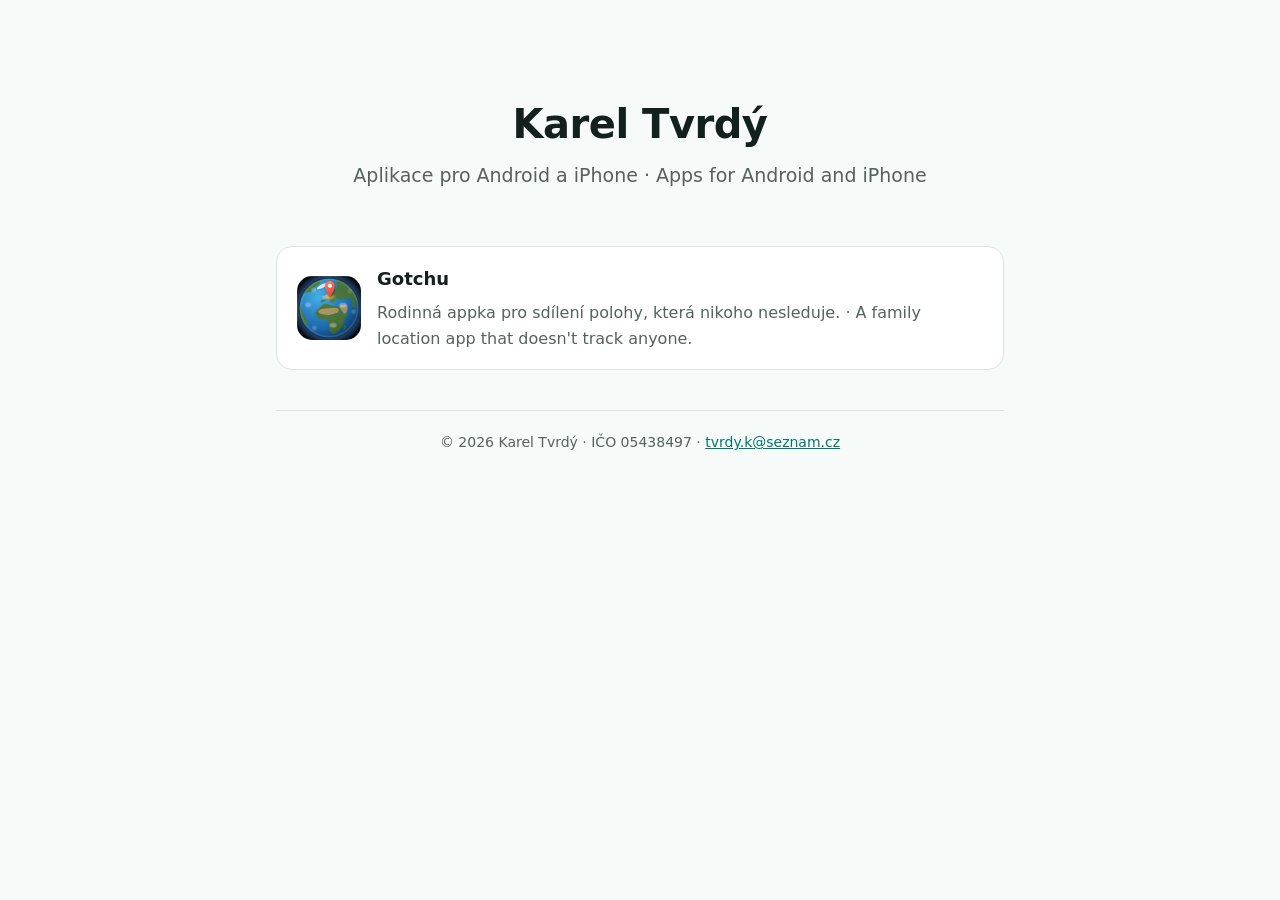
<file: index.html>
<!doctype html>
<html lang="cs">
<head>
<meta charset="utf-8">
<meta name="viewport" content="width=device-width, initial-scale=1">
<title>Karel Tvrdý – aplikace</title>
<link rel="icon" href="gotchu/icon.png">
<link rel="stylesheet" href="style.css">
</head>
<body>
<div class="wrap">
<header class="hero">
<h1>Karel Tvrdý</h1>
<p class="tagline">Aplikace pro Android a iPhone · Apps for Android and iPhone</p>
</header>

<section class="features">
<a class="card" href="gotchu/" style="display:flex;gap:16px;align-items:center;text-decoration:none;color:inherit">
<img src="gotchu/icon.png" alt="" style="width:64px;height:64px;border-radius:15px;flex:none">
<div>
<h2>Gotchu</h2>
<p>Rodinná appka pro sdílení polohy, která nikoho nesleduje. · A family location app that doesn't track anyone.</p>
</div>
</a>
</section>

<footer>© 2026 Karel Tvrdý · IČO 05438497 · <a href="mailto:tvrdy.k@seznam.cz">tvrdy.k@seznam.cz</a></footer>
</div>
</body>
</html>
</file>
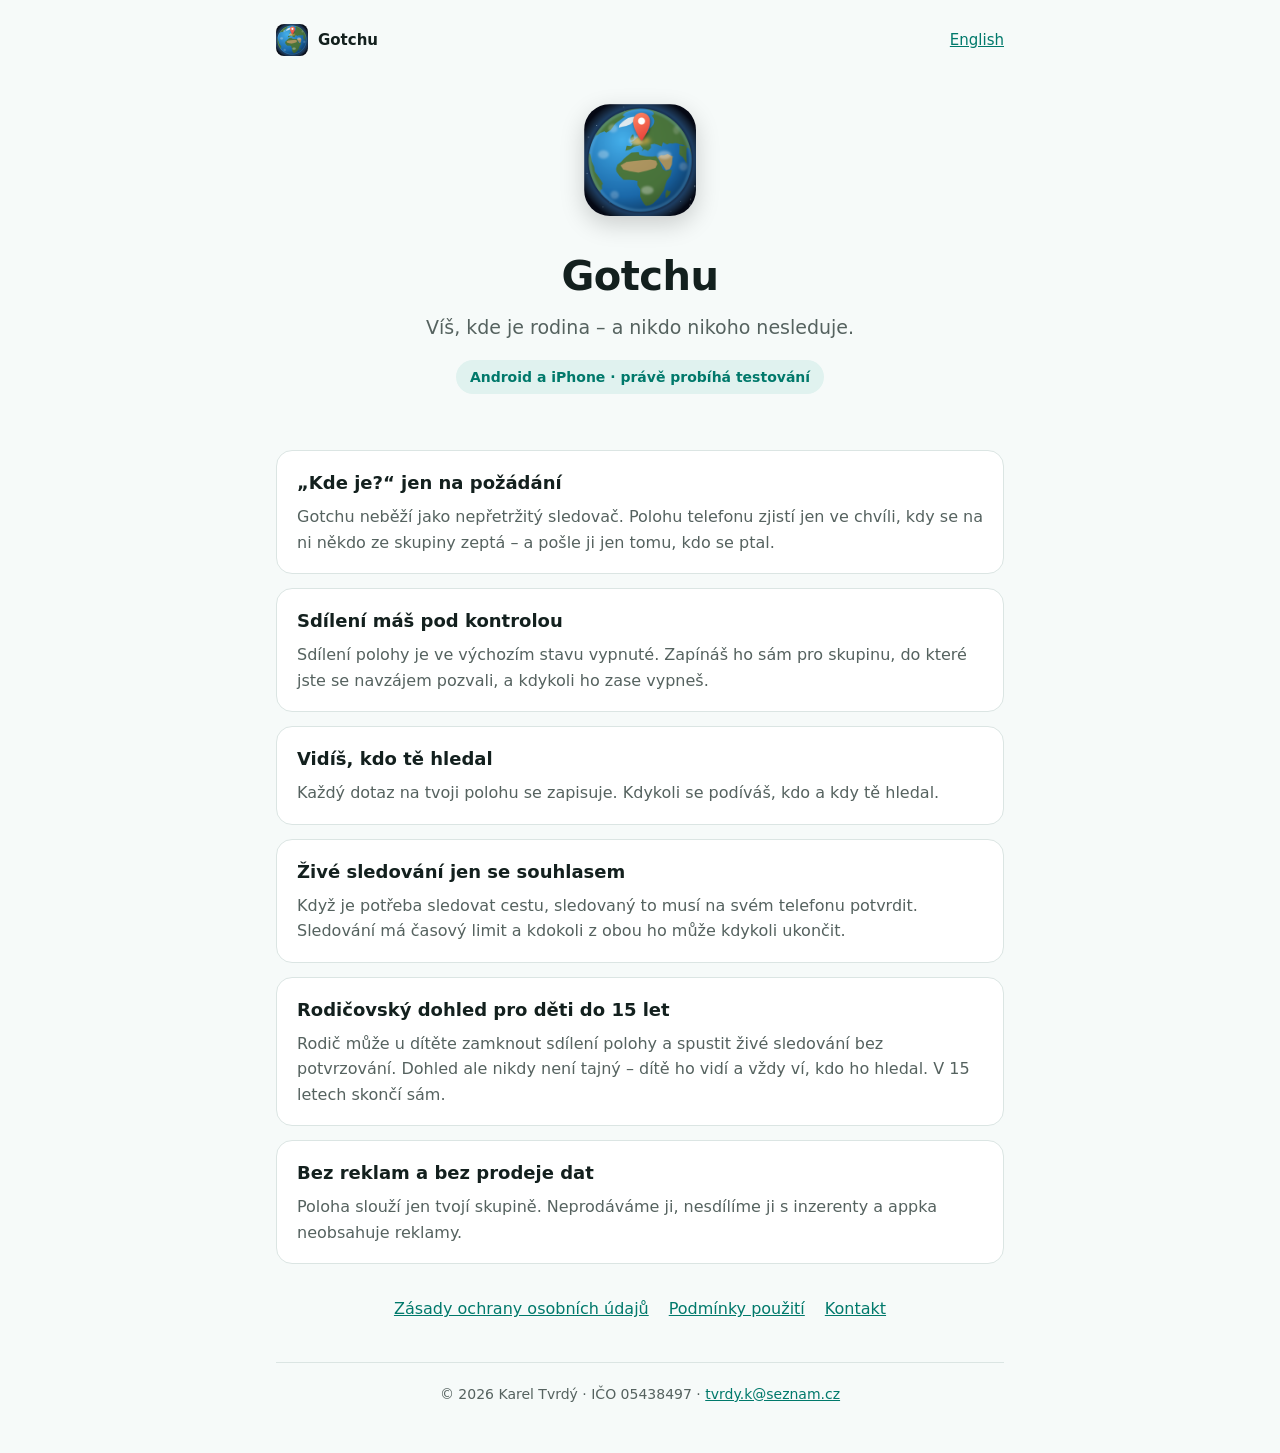
<file: gotchu/index.html>
<!doctype html>
<html lang="cs">
<head>
<meta charset="utf-8">
<meta name="viewport" content="width=device-width, initial-scale=1">
<title>Gotchu – kde je rodina, jen když je to potřeba</title>
<meta name="description" content="Gotchu je rodinná appka pro sdílení polohy, která vás nesleduje. Polohu zjistí jen ve chvíli, kdy se na ni někdo z rodiny zeptá.">
<link rel="icon" href="icon.png">
<link rel="stylesheet" href="../style.css">
</head>
<body>
<div class="wrap">
<div class="topbar">
<a class="brand" href="./"><img src="icon.png" alt="">Gotchu</a>
<a href="en.html" lang="en">English</a>
</div>

<header class="hero">
<img src="icon.png" alt="Ikona aplikace Gotchu">
<h1>Gotchu</h1>
<p class="tagline">Víš, kde je rodina – a nikdo nikoho nesleduje.</p>
<span class="badge">Android a iPhone · právě probíhá testování</span>
</header>

<section class="features">
<div class="card">
<h2>„Kde je?“ jen na požádání</h2>
<p>Gotchu neběží jako nepřetržitý sledovač. Polohu telefonu zjistí jen ve chvíli, kdy se na ni někdo ze skupiny zeptá – a pošle ji jen tomu, kdo se ptal.</p>
</div>
<div class="card">
<h2>Sdílení máš pod kontrolou</h2>
<p>Sdílení polohy je ve výchozím stavu vypnuté. Zapínáš ho sám pro skupinu, do které jste se navzájem pozvali, a kdykoli ho zase vypneš.</p>
</div>
<div class="card">
<h2>Vidíš, kdo tě hledal</h2>
<p>Každý dotaz na tvoji polohu se zapisuje. Kdykoli se podíváš, kdo a kdy tě hledal.</p>
</div>
<div class="card">
<h2>Živé sledování jen se souhlasem</h2>
<p>Když je potřeba sledovat cestu, sledovaný to musí na svém telefonu potvrdit. Sledování má časový limit a kdokoli z obou ho může kdykoli ukončit.</p>
</div>
<div class="card">
<h2>Rodičovský dohled pro děti do 15 let</h2>
<p>Rodič může u dítěte zamknout sdílení polohy a spustit živé sledování bez potvrzování. Dohled ale nikdy není tajný – dítě ho vidí a vždy ví, kdo ho hledal. V 15 letech skončí sám.</p>
</div>
<div class="card">
<h2>Bez reklam a bez prodeje dat</h2>
<p>Poloha slouží jen tvojí skupině. Neprodáváme ji, nesdílíme ji s inzerenty a appka neobsahuje reklamy.</p>
</div>
</section>

<nav class="links">
<a href="privacy.html">Zásady ochrany osobních údajů</a>
<a href="terms.html">Podmínky použití</a>
<a href="mailto:tvrdy.k@seznam.cz">Kontakt</a>
</nav>

<footer>© 2026 Karel Tvrdý · IČO 05438497 · <a href="mailto:tvrdy.k@seznam.cz">tvrdy.k@seznam.cz</a></footer>
</div>
</body>
</html>
</file>
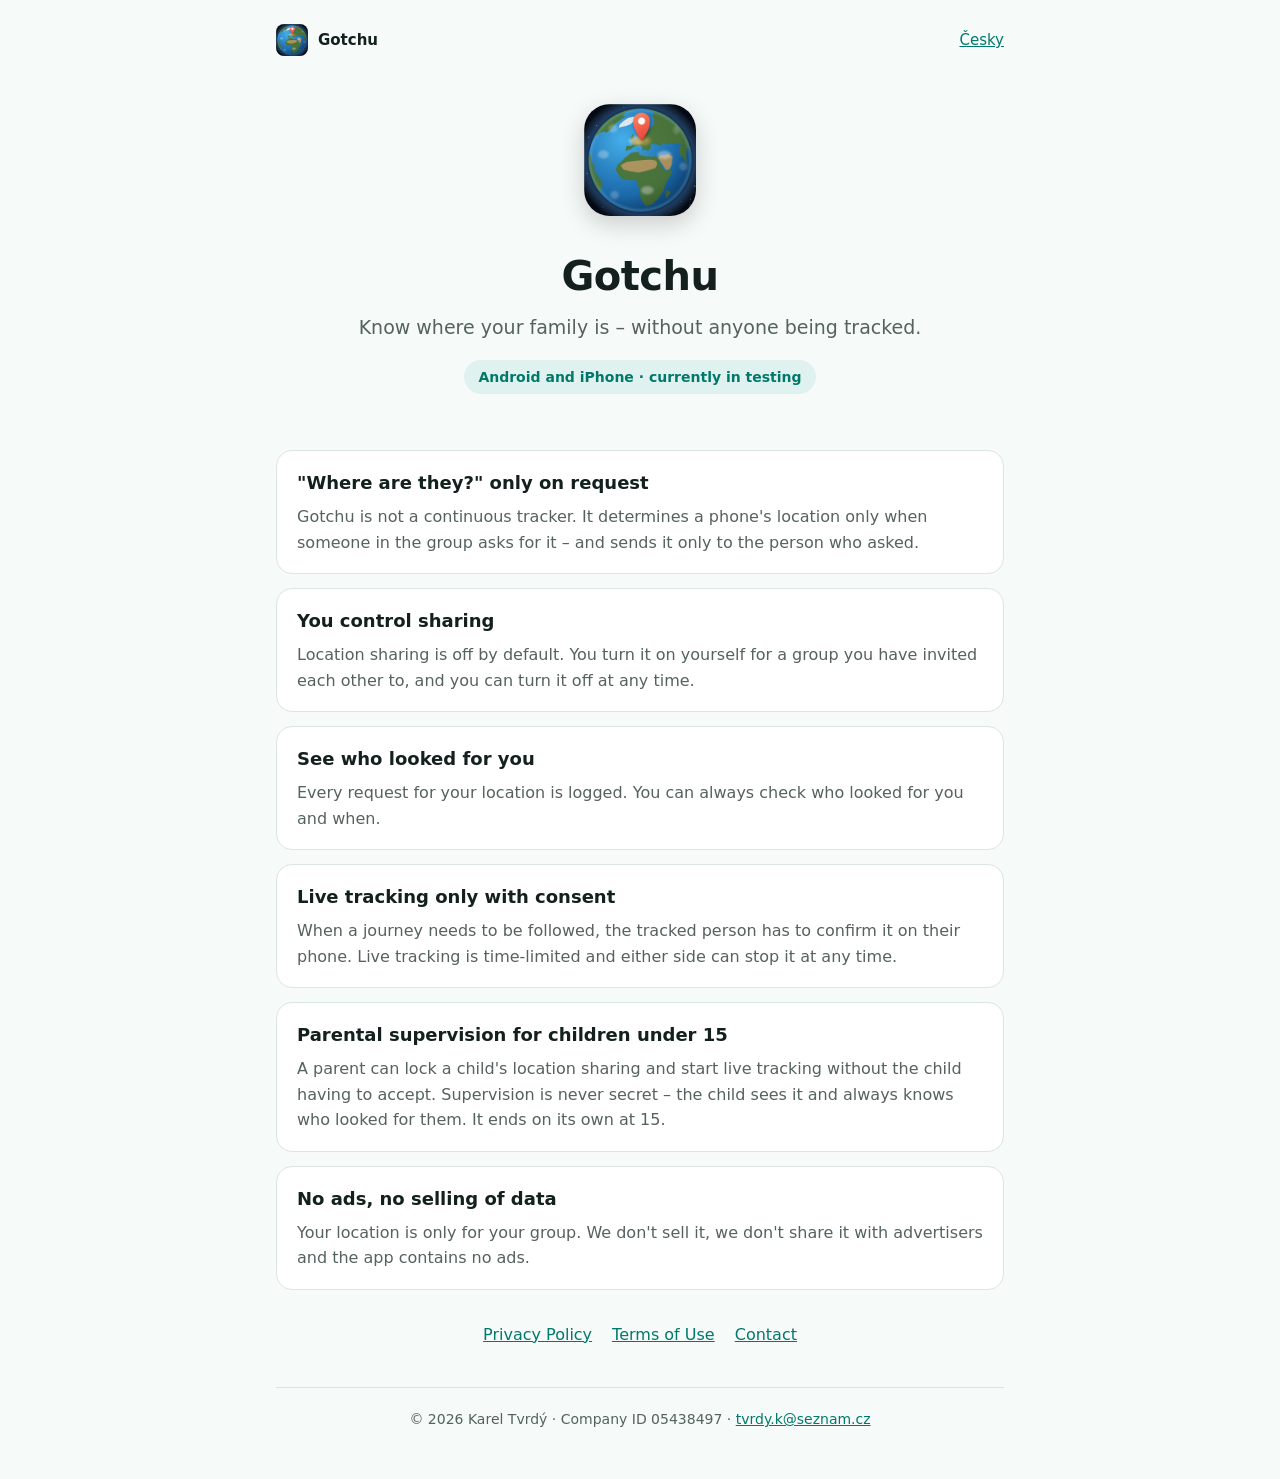
<file: gotchu/en.html>
<!doctype html>
<html lang="en">
<head>
<meta charset="utf-8">
<meta name="viewport" content="width=device-width, initial-scale=1">
<title>Gotchu – know where your family is, only when it matters</title>
<meta name="description" content="Gotchu is a family location app that doesn't track you. It finds a location only when someone in your family asks for it.">
<link rel="icon" href="icon.png">
<link rel="stylesheet" href="../style.css">
</head>
<body>
<div class="wrap">
<div class="topbar">
<a class="brand" href="en.html"><img src="icon.png" alt="">Gotchu</a>
<a href="./" lang="cs">Česky</a>
</div>

<header class="hero">
<img src="icon.png" alt="Gotchu app icon">
<h1>Gotchu</h1>
<p class="tagline">Know where your family is – without anyone being tracked.</p>
<span class="badge">Android and iPhone · currently in testing</span>
</header>

<section class="features">
<div class="card">
<h2>"Where are they?" only on request</h2>
<p>Gotchu is not a continuous tracker. It determines a phone's location only when someone in the group asks for it – and sends it only to the person who asked.</p>
</div>
<div class="card">
<h2>You control sharing</h2>
<p>Location sharing is off by default. You turn it on yourself for a group you have invited each other to, and you can turn it off at any time.</p>
</div>
<div class="card">
<h2>See who looked for you</h2>
<p>Every request for your location is logged. You can always check who looked for you and when.</p>
</div>
<div class="card">
<h2>Live tracking only with consent</h2>
<p>When a journey needs to be followed, the tracked person has to confirm it on their phone. Live tracking is time-limited and either side can stop it at any time.</p>
</div>
<div class="card">
<h2>Parental supervision for children under 15</h2>
<p>A parent can lock a child's location sharing and start live tracking without the child having to accept. Supervision is never secret – the child sees it and always knows who looked for them. It ends on its own at 15.</p>
</div>
<div class="card">
<h2>No ads, no selling of data</h2>
<p>Your location is only for your group. We don't sell it, we don't share it with advertisers and the app contains no ads.</p>
</div>
</section>

<nav class="links">
<a href="privacy-en.html">Privacy Policy</a>
<a href="terms-en.html">Terms of Use</a>
<a href="mailto:tvrdy.k@seznam.cz">Contact</a>
</nav>

<footer>© 2026 Karel Tvrdý · Company ID 05438497 · <a href="mailto:tvrdy.k@seznam.cz">tvrdy.k@seznam.cz</a></footer>
</div>
</body>
</html>
</file>
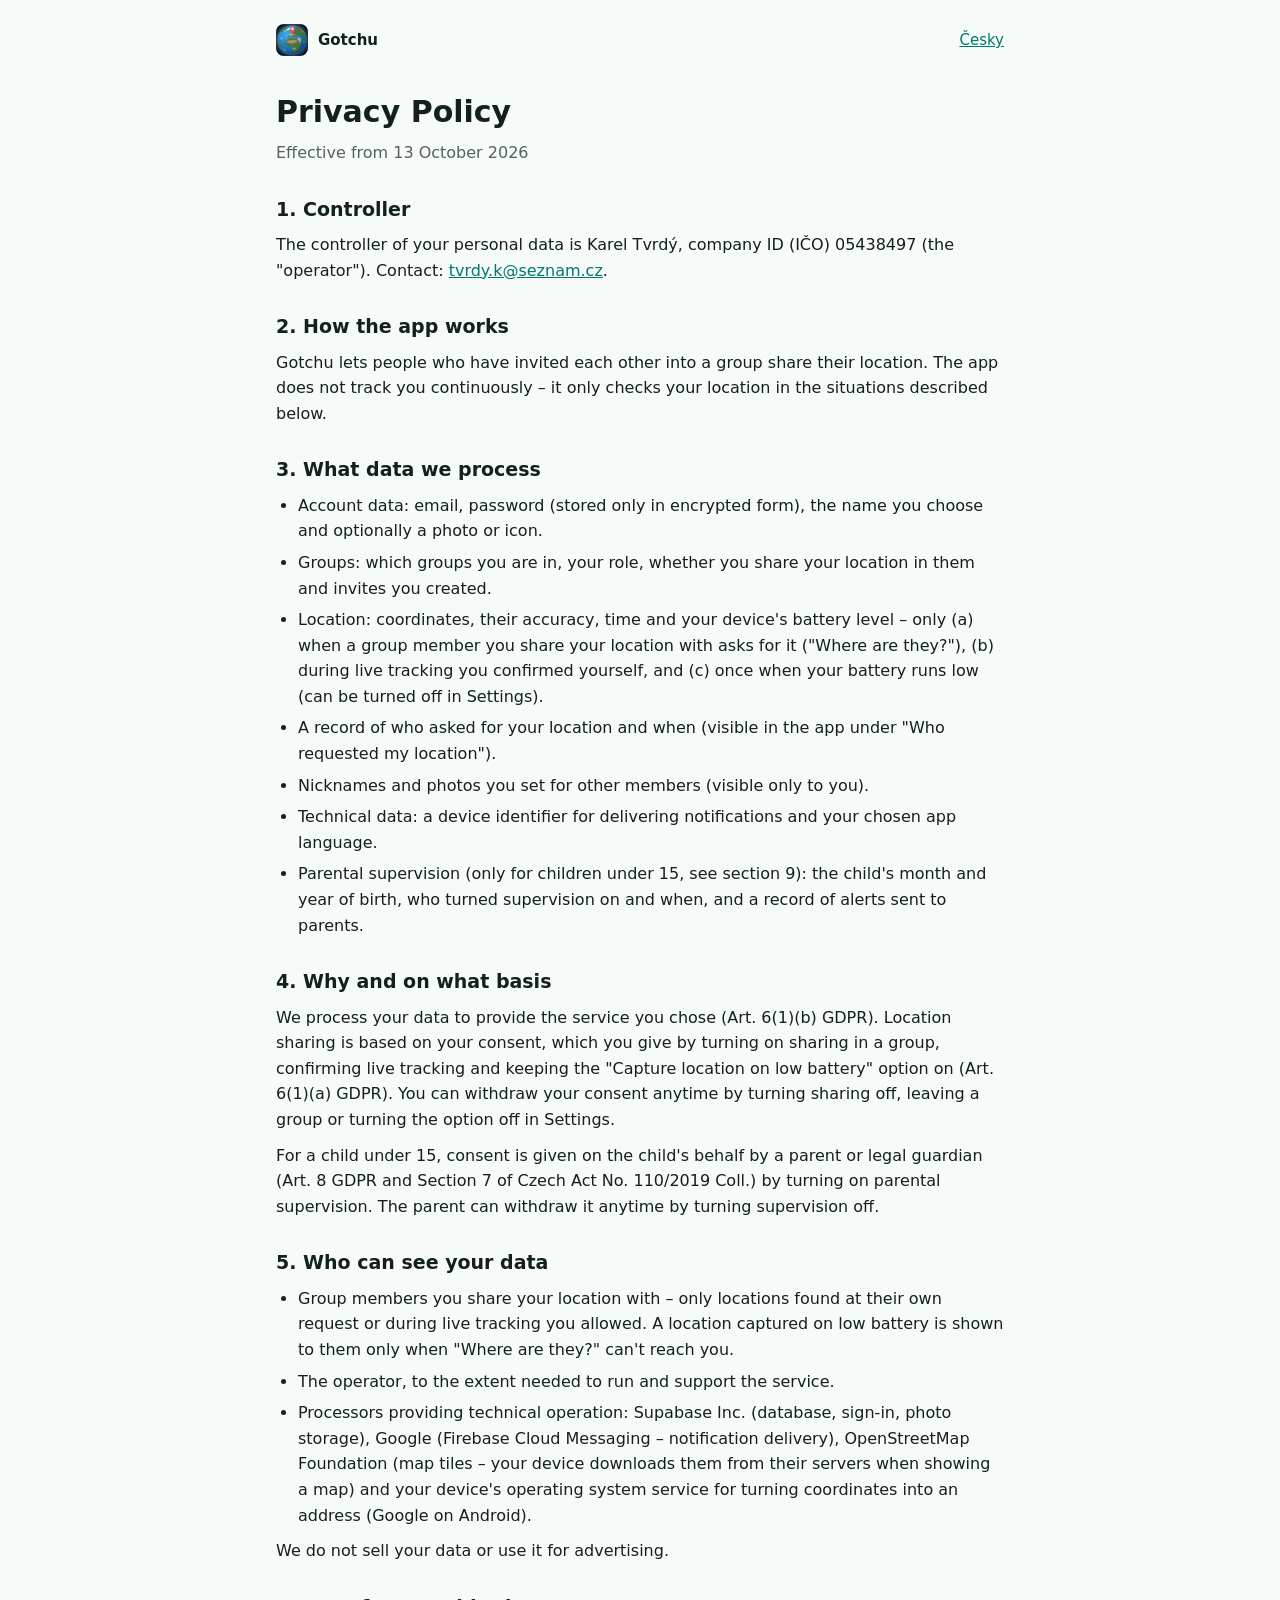
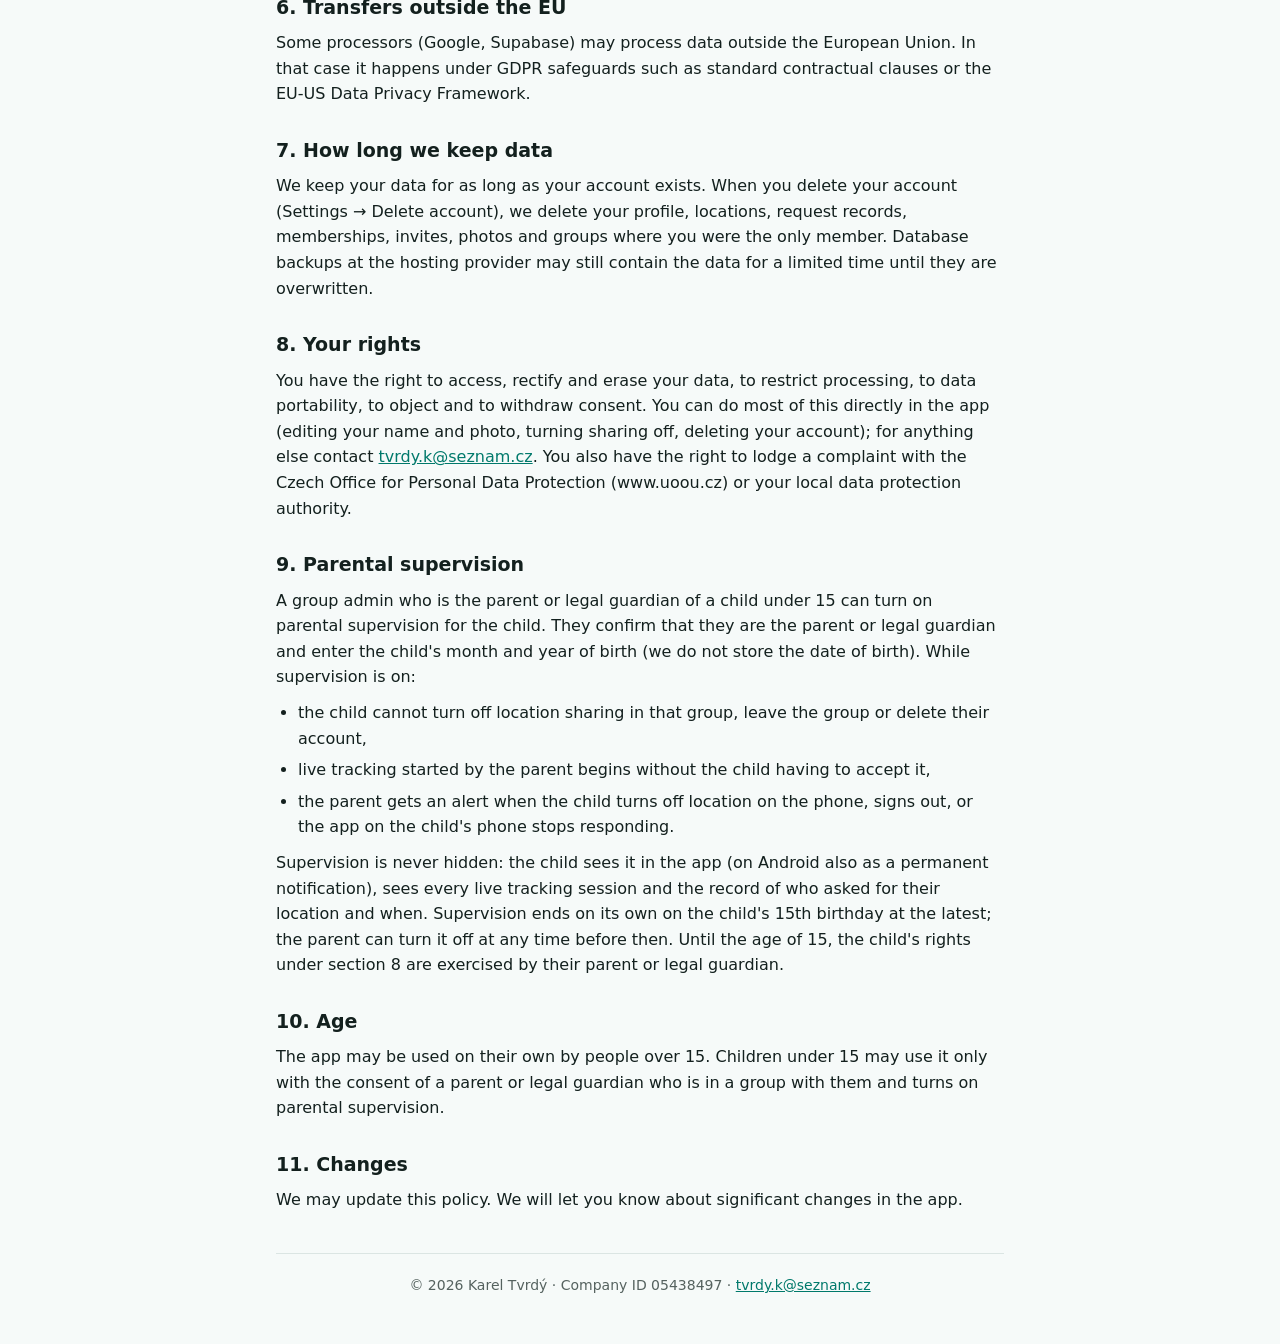
<file: gotchu/privacy-en.html>
<!doctype html>
<html lang="en">
<head>
<meta charset="utf-8">
<meta name="viewport" content="width=device-width, initial-scale=1">
<title>Privacy Policy – Gotchu</title>
<link rel="icon" href="icon.png">
<link rel="stylesheet" href="../style.css">
</head>
<body>
<div class="wrap">
<div class="topbar">
<a class="brand" href="en.html"><img src="icon.png" alt="">Gotchu</a>
<a href="privacy.html" lang="cs">Česky</a>
</div>
<main class="doc">
<h1>Privacy Policy</h1>
<p class="effective">Effective from 13 October 2026</p>
<h2>1. Controller</h2>
<p>The controller of your personal data is Karel Tvrdý, company ID (IČO) 05438497 (the &quot;operator&quot;). Contact: <a href="mailto:tvrdy.k@seznam.cz">tvrdy.k@seznam.cz</a>.</p>
<h2>2. How the app works</h2>
<p>Gotchu lets people who have invited each other into a group share their location. The app does not track you continuously – it only checks your location in the situations described below.</p>
<h2>3. What data we process</h2>
<ul>
<li>Account data: email, password (stored only in encrypted form), the name you choose and optionally a photo or icon.</li>
<li>Groups: which groups you are in, your role, whether you share your location in them and invites you created.</li>
<li>Location: coordinates, their accuracy, time and your device's battery level – only (a) when a group member you share your location with asks for it (&quot;Where are they?&quot;), (b) during live tracking you confirmed yourself, and (c) once when your battery runs low (can be turned off in Settings).</li>
<li>A record of who asked for your location and when (visible in the app under &quot;Who requested my location&quot;).</li>
<li>Nicknames and photos you set for other members (visible only to you).</li>
<li>Technical data: a device identifier for delivering notifications and your chosen app language.</li>
<li>Parental supervision (only for children under 15, see section 9): the child's month and year of birth, who turned supervision on and when, and a record of alerts sent to parents.</li>
</ul>
<h2>4. Why and on what basis</h2>
<p>We process your data to provide the service you chose (Art. 6(1)(b) GDPR). Location sharing is based on your consent, which you give by turning on sharing in a group, confirming live tracking and keeping the &quot;Capture location on low battery&quot; option on (Art. 6(1)(a) GDPR). You can withdraw your consent anytime by turning sharing off, leaving a group or turning the option off in Settings.</p>
<p>For a child under 15, consent is given on the child's behalf by a parent or legal guardian (Art. 8 GDPR and Section 7 of Czech Act No. 110/2019 Coll.) by turning on parental supervision. The parent can withdraw it anytime by turning supervision off.</p>
<h2>5. Who can see your data</h2>
<ul>
<li>Group members you share your location with – only locations found at their own request or during live tracking you allowed. A location captured on low battery is shown to them only when &quot;Where are they?&quot; can't reach you.</li>
<li>The operator, to the extent needed to run and support the service.</li>
<li>Processors providing technical operation: Supabase Inc. (database, sign-in, photo storage), Google (Firebase Cloud Messaging – notification delivery), OpenStreetMap Foundation (map tiles – your device downloads them from their servers when showing a map) and your device's operating system service for turning coordinates into an address (Google on Android).</li>
</ul>
<p>We do not sell your data or use it for advertising.</p>
<h2>6. Transfers outside the EU</h2>
<p>Some processors (Google, Supabase) may process data outside the European Union. In that case it happens under GDPR safeguards such as standard contractual clauses or the EU-US Data Privacy Framework.</p>
<h2>7. How long we keep data</h2>
<p>We keep your data for as long as your account exists. When you delete your account (Settings → Delete account), we delete your profile, locations, request records, memberships, invites, photos and groups where you were the only member. Database backups at the hosting provider may still contain the data for a limited time until they are overwritten.</p>
<h2>8. Your rights</h2>
<p>You have the right to access, rectify and erase your data, to restrict processing, to data portability, to object and to withdraw consent. You can do most of this directly in the app (editing your name and photo, turning sharing off, deleting your account); for anything else contact <a href="mailto:tvrdy.k@seznam.cz">tvrdy.k@seznam.cz</a>. You also have the right to lodge a complaint with the Czech Office for Personal Data Protection (www.uoou.cz) or your local data protection authority.</p>
<h2>9. Parental supervision</h2>
<p>A group admin who is the parent or legal guardian of a child under 15 can turn on parental supervision for the child. They confirm that they are the parent or legal guardian and enter the child's month and year of birth (we do not store the date of birth). While supervision is on:</p>
<ul>
<li>the child cannot turn off location sharing in that group, leave the group or delete their account,</li>
<li>live tracking started by the parent begins without the child having to accept it,</li>
<li>the parent gets an alert when the child turns off location on the phone, signs out, or the app on the child's phone stops responding.</li>
</ul>
<p>Supervision is never hidden: the child sees it in the app (on Android also as a permanent notification), sees every live tracking session and the record of who asked for their location and when. Supervision ends on its own on the child's 15th birthday at the latest; the parent can turn it off at any time before then. Until the age of 15, the child's rights under section 8 are exercised by their parent or legal guardian.</p>
<h2>10. Age</h2>
<p>The app may be used on their own by people over 15. Children under 15 may use it only with the consent of a parent or legal guardian who is in a group with them and turns on parental supervision.</p>
<h2>11. Changes</h2>
<p>We may update this policy. We will let you know about significant changes in the app.</p>
</main>
<footer>© 2026 Karel Tvrdý · Company ID 05438497 · <a href="mailto:tvrdy.k@seznam.cz">tvrdy.k@seznam.cz</a></footer>
</div>
</body>
</html>
</file>
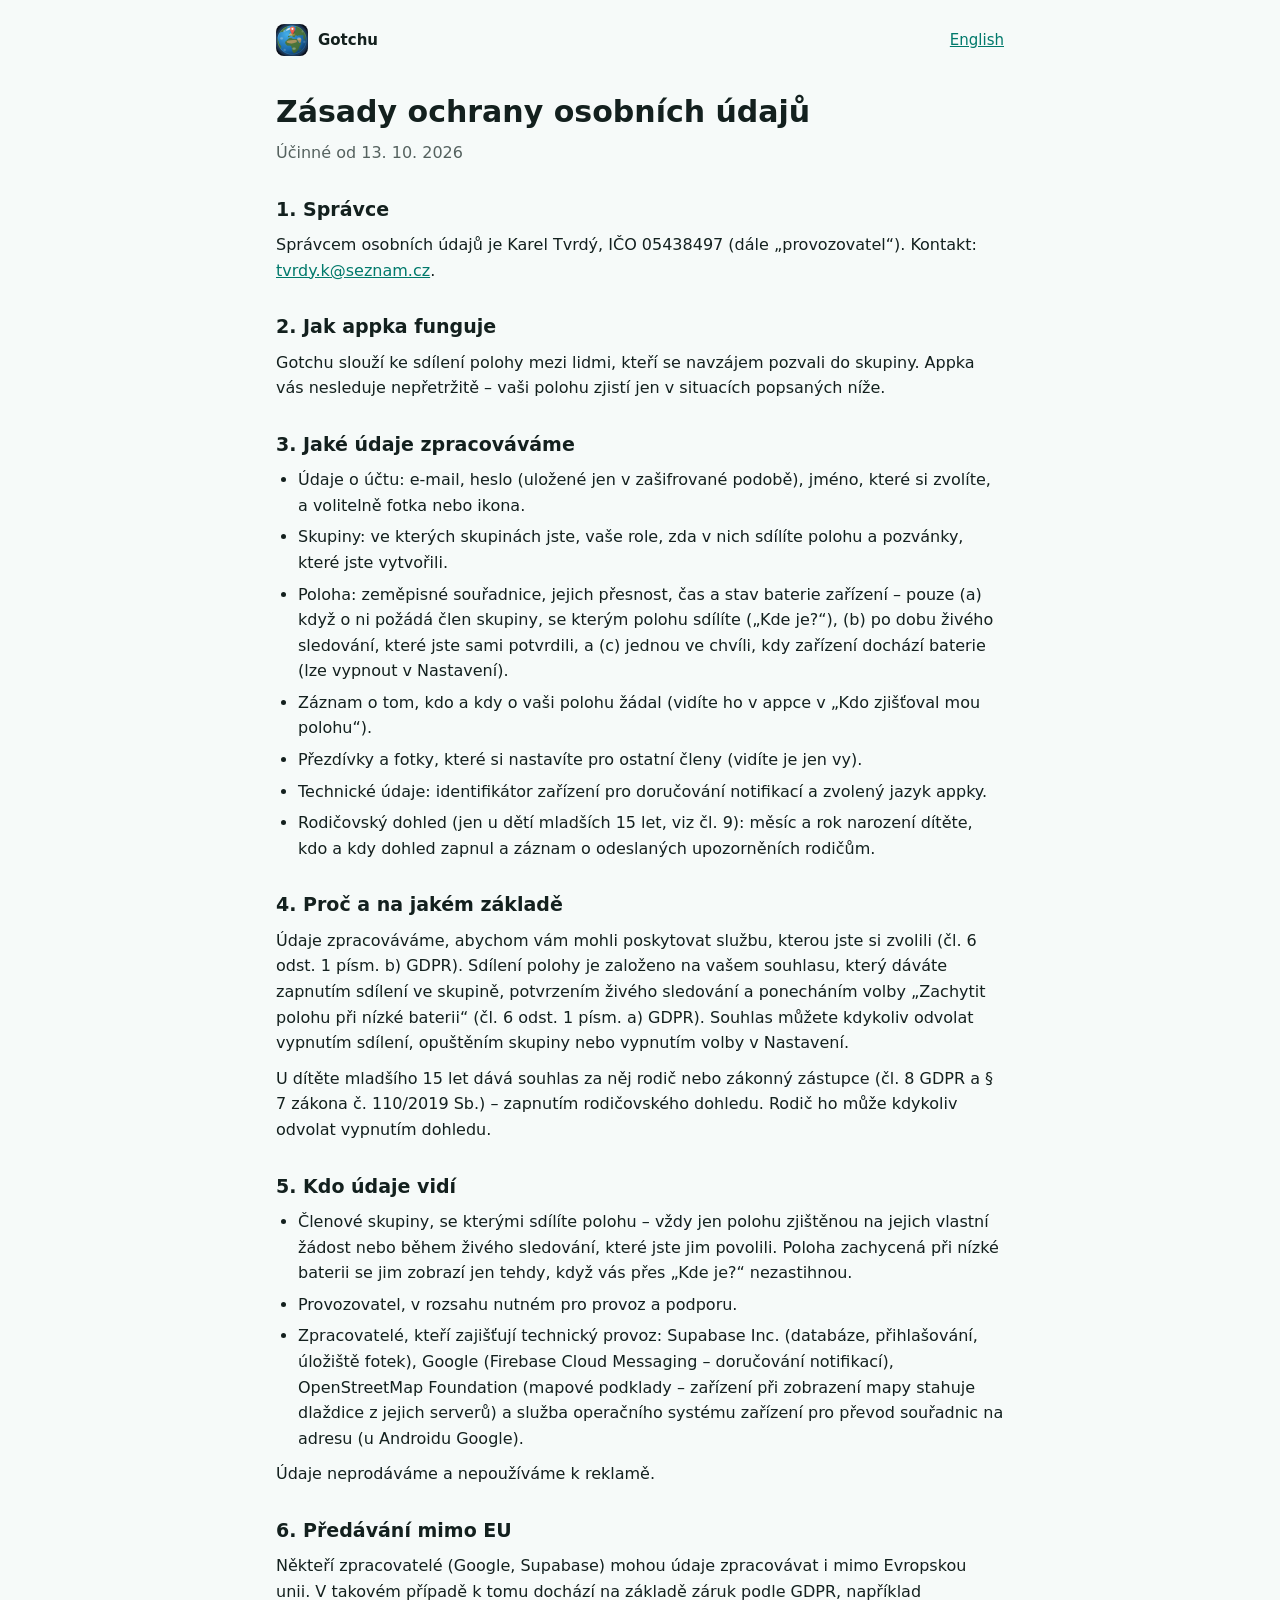
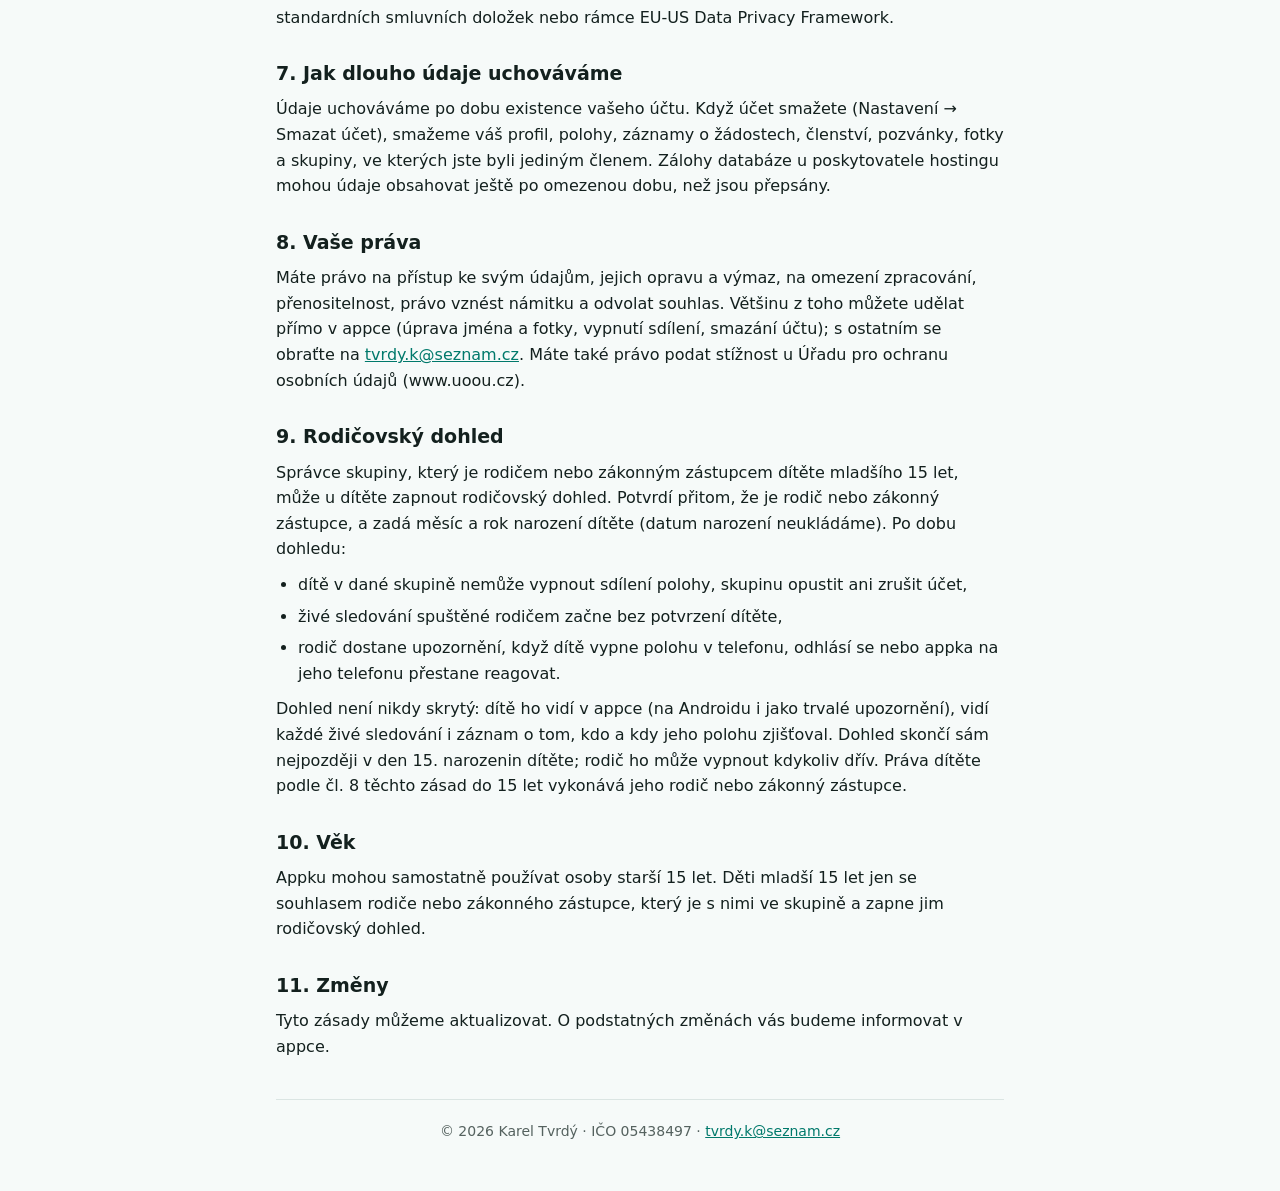
<file: gotchu/privacy.html>
<!doctype html>
<html lang="cs">
<head>
<meta charset="utf-8">
<meta name="viewport" content="width=device-width, initial-scale=1">
<title>Zásady ochrany osobních údajů – Gotchu</title>
<link rel="icon" href="icon.png">
<link rel="stylesheet" href="../style.css">
</head>
<body>
<div class="wrap">
<div class="topbar">
<a class="brand" href="./"><img src="icon.png" alt="">Gotchu</a>
<a href="privacy-en.html" lang="en">English</a>
</div>
<main class="doc">
<h1>Zásady ochrany osobních údajů</h1>
<p class="effective">Účinné od 13. 10. 2026</p>
<h2>1. Správce</h2>
<p>Správcem osobních údajů je Karel Tvrdý, IČO 05438497 (dále „provozovatel“). Kontakt: <a href="mailto:tvrdy.k@seznam.cz">tvrdy.k@seznam.cz</a>.</p>
<h2>2. Jak appka funguje</h2>
<p>Gotchu slouží ke sdílení polohy mezi lidmi, kteří se navzájem pozvali do skupiny. Appka vás nesleduje nepřetržitě – vaši polohu zjistí jen v situacích popsaných níže.</p>
<h2>3. Jaké údaje zpracováváme</h2>
<ul>
<li>Údaje o účtu: e-mail, heslo (uložené jen v zašifrované podobě), jméno, které si zvolíte, a volitelně fotka nebo ikona.</li>
<li>Skupiny: ve kterých skupinách jste, vaše role, zda v nich sdílíte polohu a pozvánky, které jste vytvořili.</li>
<li>Poloha: zeměpisné souřadnice, jejich přesnost, čas a stav baterie zařízení – pouze (a) když o ni požádá člen skupiny, se kterým polohu sdílíte („Kde je?“), (b) po dobu živého sledování, které jste sami potvrdili, a (c) jednou ve chvíli, kdy zařízení dochází baterie (lze vypnout v Nastavení).</li>
<li>Záznam o tom, kdo a kdy o vaši polohu žádal (vidíte ho v appce v „Kdo zjišťoval mou polohu“).</li>
<li>Přezdívky a fotky, které si nastavíte pro ostatní členy (vidíte je jen vy).</li>
<li>Technické údaje: identifikátor zařízení pro doručování notifikací a zvolený jazyk appky.</li>
<li>Rodičovský dohled (jen u dětí mladších 15 let, viz čl. 9): měsíc a rok narození dítěte, kdo a kdy dohled zapnul a záznam o odeslaných upozorněních rodičům.</li>
</ul>
<h2>4. Proč a na jakém základě</h2>
<p>Údaje zpracováváme, abychom vám mohli poskytovat službu, kterou jste si zvolili (čl. 6 odst. 1 písm. b) GDPR). Sdílení polohy je založeno na vašem souhlasu, který dáváte zapnutím sdílení ve skupině, potvrzením živého sledování a ponecháním volby „Zachytit polohu při nízké baterii“ (čl. 6 odst. 1 písm. a) GDPR). Souhlas můžete kdykoliv odvolat vypnutím sdílení, opuštěním skupiny nebo vypnutím volby v Nastavení.</p>
<p>U dítěte mladšího 15 let dává souhlas za něj rodič nebo zákonný zástupce (čl. 8 GDPR a § 7 zákona č. 110/2019 Sb.) – zapnutím rodičovského dohledu. Rodič ho může kdykoliv odvolat vypnutím dohledu.</p>
<h2>5. Kdo údaje vidí</h2>
<ul>
<li>Členové skupiny, se kterými sdílíte polohu – vždy jen polohu zjištěnou na jejich vlastní žádost nebo během živého sledování, které jste jim povolili. Poloha zachycená při nízké baterii se jim zobrazí jen tehdy, když vás přes „Kde je?“ nezastihnou.</li>
<li>Provozovatel, v rozsahu nutném pro provoz a podporu.</li>
<li>Zpracovatelé, kteří zajišťují technický provoz: Supabase Inc. (databáze, přihlašování, úložiště fotek), Google (Firebase Cloud Messaging – doručování notifikací), OpenStreetMap Foundation (mapové podklady – zařízení při zobrazení mapy stahuje dlaždice z jejich serverů) a služba operačního systému zařízení pro převod souřadnic na adresu (u Androidu Google).</li>
</ul>
<p>Údaje neprodáváme a nepoužíváme k reklamě.</p>
<h2>6. Předávání mimo EU</h2>
<p>Někteří zpracovatelé (Google, Supabase) mohou údaje zpracovávat i mimo Evropskou unii. V takovém případě k tomu dochází na základě záruk podle GDPR, například standardních smluvních doložek nebo rámce EU-US Data Privacy Framework.</p>
<h2>7. Jak dlouho údaje uchováváme</h2>
<p>Údaje uchováváme po dobu existence vašeho účtu. Když účet smažete (Nastavení → Smazat účet), smažeme váš profil, polohy, záznamy o žádostech, členství, pozvánky, fotky a skupiny, ve kterých jste byli jediným členem. Zálohy databáze u poskytovatele hostingu mohou údaje obsahovat ještě po omezenou dobu, než jsou přepsány.</p>
<h2>8. Vaše práva</h2>
<p>Máte právo na přístup ke svým údajům, jejich opravu a výmaz, na omezení zpracování, přenositelnost, právo vznést námitku a odvolat souhlas. Většinu z toho můžete udělat přímo v appce (úprava jména a fotky, vypnutí sdílení, smazání účtu); s ostatním se obraťte na <a href="mailto:tvrdy.k@seznam.cz">tvrdy.k@seznam.cz</a>. Máte také právo podat stížnost u Úřadu pro ochranu osobních údajů (www.uoou.cz).</p>
<h2>9. Rodičovský dohled</h2>
<p>Správce skupiny, který je rodičem nebo zákonným zástupcem dítěte mladšího 15 let, může u dítěte zapnout rodičovský dohled. Potvrdí přitom, že je rodič nebo zákonný zástupce, a zadá měsíc a rok narození dítěte (datum narození neukládáme). Po dobu dohledu:</p>
<ul>
<li>dítě v dané skupině nemůže vypnout sdílení polohy, skupinu opustit ani zrušit účet,</li>
<li>živé sledování spuštěné rodičem začne bez potvrzení dítěte,</li>
<li>rodič dostane upozornění, když dítě vypne polohu v telefonu, odhlásí se nebo appka na jeho telefonu přestane reagovat.</li>
</ul>
<p>Dohled není nikdy skrytý: dítě ho vidí v appce (na Androidu i jako trvalé upozornění), vidí každé živé sledování i záznam o tom, kdo a kdy jeho polohu zjišťoval. Dohled skončí sám nejpozději v den 15. narozenin dítěte; rodič ho může vypnout kdykoliv dřív. Práva dítěte podle čl. 8 těchto zásad do 15 let vykonává jeho rodič nebo zákonný zástupce.</p>
<h2>10. Věk</h2>
<p>Appku mohou samostatně používat osoby starší 15 let. Děti mladší 15 let jen se souhlasem rodiče nebo zákonného zástupce, který je s nimi ve skupině a zapne jim rodičovský dohled.</p>
<h2>11. Změny</h2>
<p>Tyto zásady můžeme aktualizovat. O podstatných změnách vás budeme informovat v appce.</p>
</main>
<footer>© 2026 Karel Tvrdý · IČO 05438497 · <a href="mailto:tvrdy.k@seznam.cz">tvrdy.k@seznam.cz</a></footer>
</div>
</body>
</html>
</file>
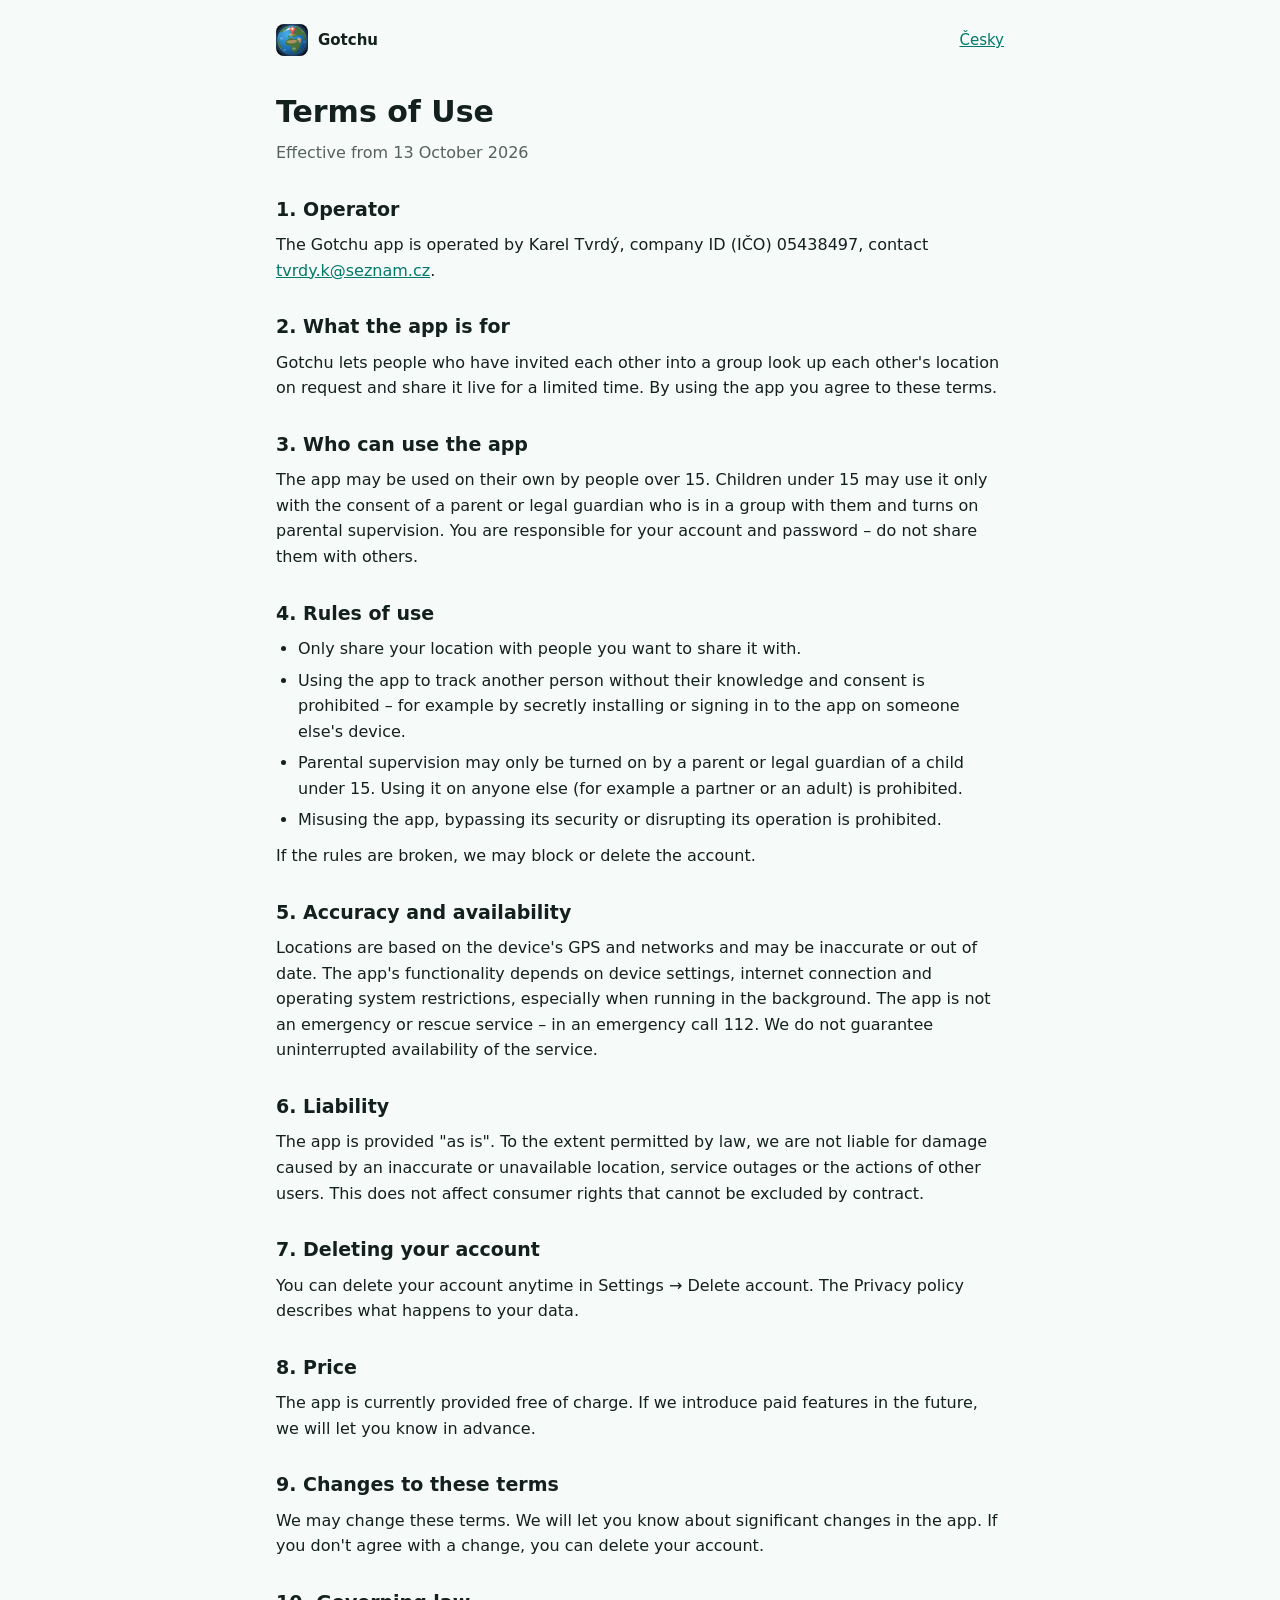
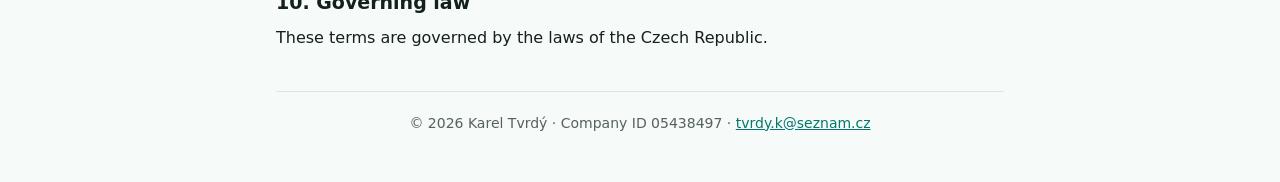
<file: gotchu/terms-en.html>
<!doctype html>
<html lang="en">
<head>
<meta charset="utf-8">
<meta name="viewport" content="width=device-width, initial-scale=1">
<title>Terms of Use – Gotchu</title>
<link rel="icon" href="icon.png">
<link rel="stylesheet" href="../style.css">
</head>
<body>
<div class="wrap">
<div class="topbar">
<a class="brand" href="en.html"><img src="icon.png" alt="">Gotchu</a>
<a href="terms.html" lang="cs">Česky</a>
</div>
<main class="doc">
<h1>Terms of Use</h1>
<p class="effective">Effective from 13 October 2026</p>
<h2>1. Operator</h2>
<p>The Gotchu app is operated by Karel Tvrdý, company ID (IČO) 05438497, contact <a href="mailto:tvrdy.k@seznam.cz">tvrdy.k@seznam.cz</a>.</p>
<h2>2. What the app is for</h2>
<p>Gotchu lets people who have invited each other into a group look up each other's location on request and share it live for a limited time. By using the app you agree to these terms.</p>
<h2>3. Who can use the app</h2>
<p>The app may be used on their own by people over 15. Children under 15 may use it only with the consent of a parent or legal guardian who is in a group with them and turns on parental supervision. You are responsible for your account and password – do not share them with others.</p>
<h2>4. Rules of use</h2>
<ul>
<li>Only share your location with people you want to share it with.</li>
<li>Using the app to track another person without their knowledge and consent is prohibited – for example by secretly installing or signing in to the app on someone else's device.</li>
<li>Parental supervision may only be turned on by a parent or legal guardian of a child under 15. Using it on anyone else (for example a partner or an adult) is prohibited.</li>
<li>Misusing the app, bypassing its security or disrupting its operation is prohibited.</li>
</ul>
<p>If the rules are broken, we may block or delete the account.</p>
<h2>5. Accuracy and availability</h2>
<p>Locations are based on the device's GPS and networks and may be inaccurate or out of date. The app's functionality depends on device settings, internet connection and operating system restrictions, especially when running in the background. The app is not an emergency or rescue service – in an emergency call 112. We do not guarantee uninterrupted availability of the service.</p>
<h2>6. Liability</h2>
<p>The app is provided &quot;as is&quot;. To the extent permitted by law, we are not liable for damage caused by an inaccurate or unavailable location, service outages or the actions of other users. This does not affect consumer rights that cannot be excluded by contract.</p>
<h2>7. Deleting your account</h2>
<p>You can delete your account anytime in Settings → Delete account. The Privacy policy describes what happens to your data.</p>
<h2>8. Price</h2>
<p>The app is currently provided free of charge. If we introduce paid features in the future, we will let you know in advance.</p>
<h2>9. Changes to these terms</h2>
<p>We may change these terms. We will let you know about significant changes in the app. If you don't agree with a change, you can delete your account.</p>
<h2>10. Governing law</h2>
<p>These terms are governed by the laws of the Czech Republic.</p>
</main>
<footer>© 2026 Karel Tvrdý · Company ID 05438497 · <a href="mailto:tvrdy.k@seznam.cz">tvrdy.k@seznam.cz</a></footer>
</div>
</body>
</html>
</file>
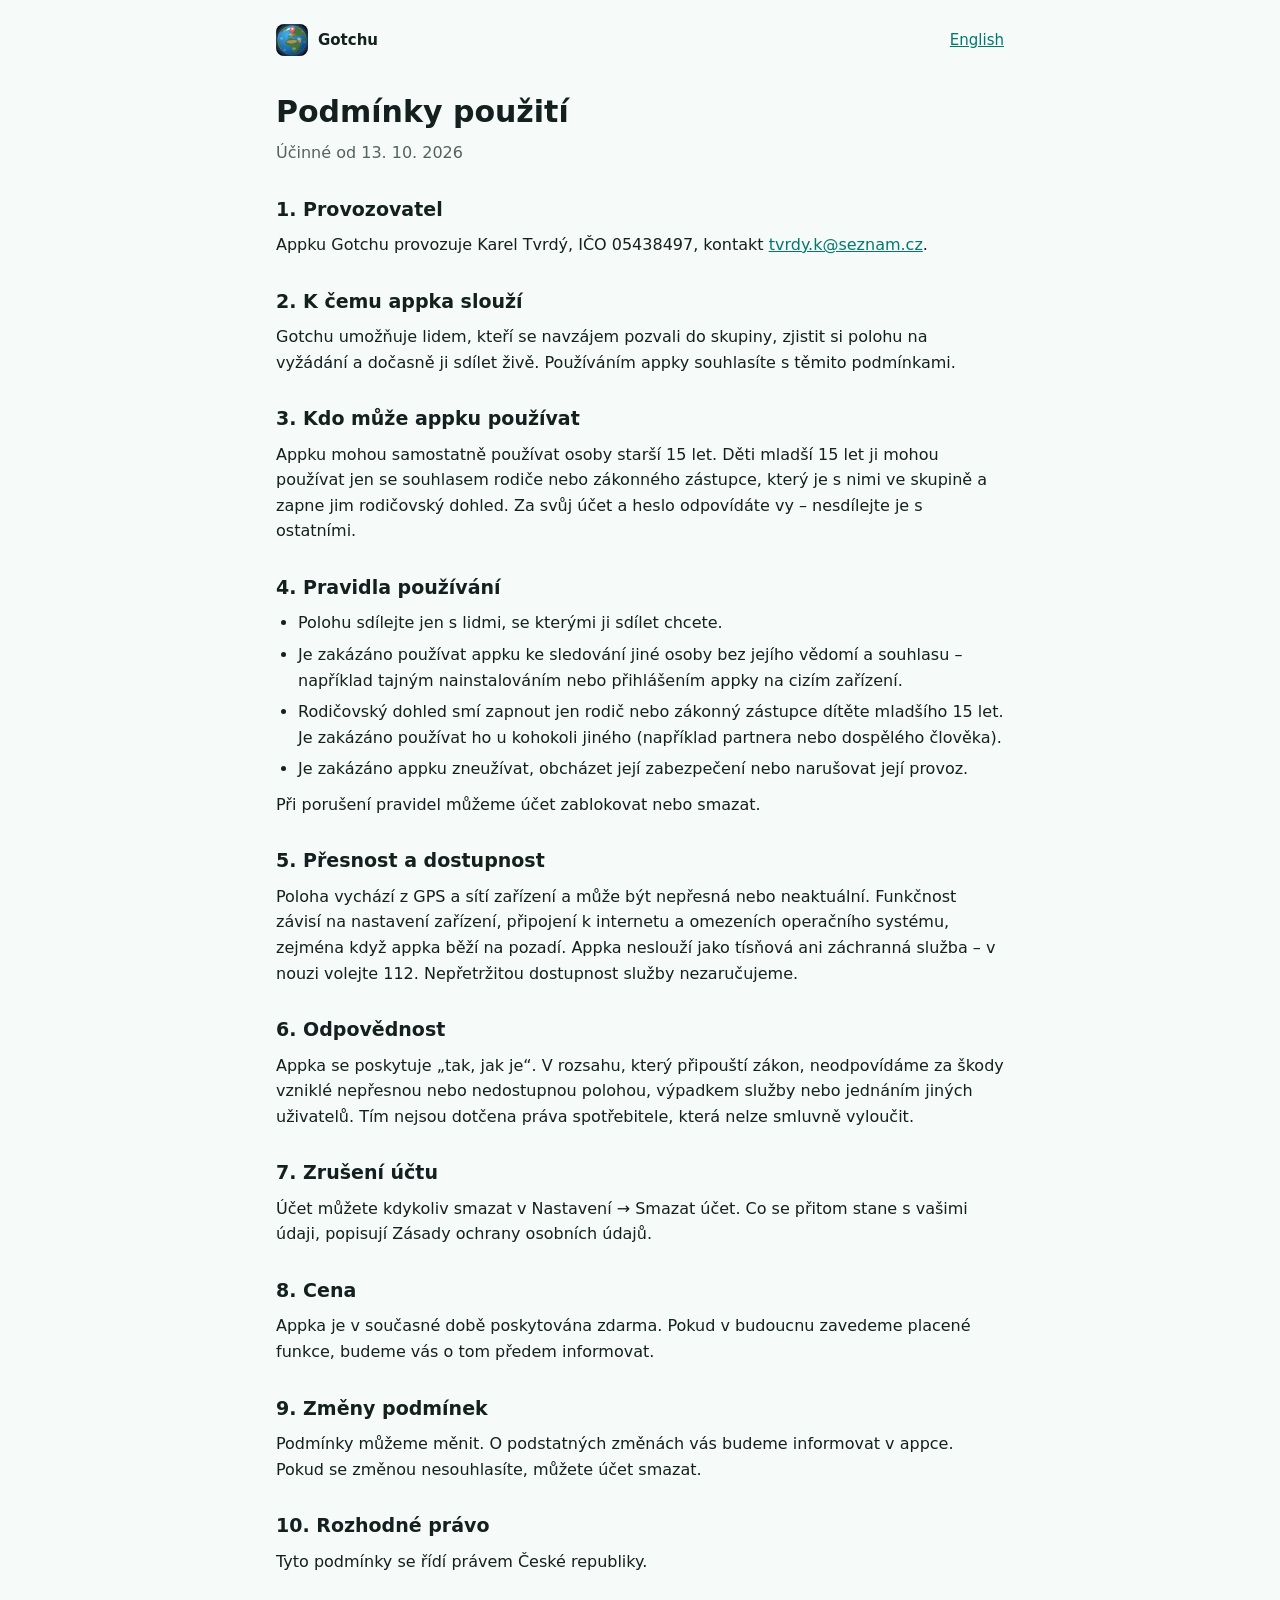
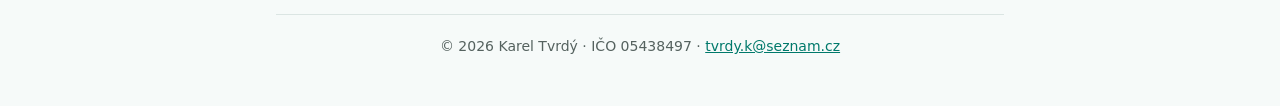
<file: gotchu/terms.html>
<!doctype html>
<html lang="cs">
<head>
<meta charset="utf-8">
<meta name="viewport" content="width=device-width, initial-scale=1">
<title>Podmínky použití – Gotchu</title>
<link rel="icon" href="icon.png">
<link rel="stylesheet" href="../style.css">
</head>
<body>
<div class="wrap">
<div class="topbar">
<a class="brand" href="./"><img src="icon.png" alt="">Gotchu</a>
<a href="terms-en.html" lang="en">English</a>
</div>
<main class="doc">
<h1>Podmínky použití</h1>
<p class="effective">Účinné od 13. 10. 2026</p>
<h2>1. Provozovatel</h2>
<p>Appku Gotchu provozuje Karel Tvrdý, IČO 05438497, kontakt <a href="mailto:tvrdy.k@seznam.cz">tvrdy.k@seznam.cz</a>.</p>
<h2>2. K čemu appka slouží</h2>
<p>Gotchu umožňuje lidem, kteří se navzájem pozvali do skupiny, zjistit si polohu na vyžádání a dočasně ji sdílet živě. Používáním appky souhlasíte s těmito podmínkami.</p>
<h2>3. Kdo může appku používat</h2>
<p>Appku mohou samostatně používat osoby starší 15 let. Děti mladší 15 let ji mohou používat jen se souhlasem rodiče nebo zákonného zástupce, který je s nimi ve skupině a zapne jim rodičovský dohled. Za svůj účet a heslo odpovídáte vy – nesdílejte je s ostatními.</p>
<h2>4. Pravidla používání</h2>
<ul>
<li>Polohu sdílejte jen s lidmi, se kterými ji sdílet chcete.</li>
<li>Je zakázáno používat appku ke sledování jiné osoby bez jejího vědomí a souhlasu – například tajným nainstalováním nebo přihlášením appky na cizím zařízení.</li>
<li>Rodičovský dohled smí zapnout jen rodič nebo zákonný zástupce dítěte mladšího 15 let. Je zakázáno používat ho u kohokoli jiného (například partnera nebo dospělého člověka).</li>
<li>Je zakázáno appku zneužívat, obcházet její zabezpečení nebo narušovat její provoz.</li>
</ul>
<p>Při porušení pravidel můžeme účet zablokovat nebo smazat.</p>
<h2>5. Přesnost a dostupnost</h2>
<p>Poloha vychází z GPS a sítí zařízení a může být nepřesná nebo neaktuální. Funkčnost závisí na nastavení zařízení, připojení k internetu a omezeních operačního systému, zejména když appka běží na pozadí. Appka neslouží jako tísňová ani záchranná služba – v nouzi volejte 112. Nepřetržitou dostupnost služby nezaručujeme.</p>
<h2>6. Odpovědnost</h2>
<p>Appka se poskytuje „tak, jak je“. V rozsahu, který připouští zákon, neodpovídáme za škody vzniklé nepřesnou nebo nedostupnou polohou, výpadkem služby nebo jednáním jiných uživatelů. Tím nejsou dotčena práva spotřebitele, která nelze smluvně vyloučit.</p>
<h2>7. Zrušení účtu</h2>
<p>Účet můžete kdykoliv smazat v Nastavení → Smazat účet. Co se přitom stane s vašimi údaji, popisují Zásady ochrany osobních údajů.</p>
<h2>8. Cena</h2>
<p>Appka je v současné době poskytována zdarma. Pokud v budoucnu zavedeme placené funkce, budeme vás o tom předem informovat.</p>
<h2>9. Změny podmínek</h2>
<p>Podmínky můžeme měnit. O podstatných změnách vás budeme informovat v appce. Pokud se změnou nesouhlasíte, můžete účet smazat.</p>
<h2>10. Rozhodné právo</h2>
<p>Tyto podmínky se řídí právem České republiky.</p>
</main>
<footer>© 2026 Karel Tvrdý · IČO 05438497 · <a href="mailto:tvrdy.k@seznam.cz">tvrdy.k@seznam.cz</a></footer>
</div>
</body>
</html>
</file>
<file: style.css>
:root {
  --bg: #f6faf9;
  --surface: #ffffff;
  --text: #13201e;
  --muted: #55625f;
  --accent: #00796b;
  --accent-soft: #e0f2ef;
  --border: #dbe5e3;
}

@media (prefers-color-scheme: dark) {
  :root {
    --bg: #0e1615;
    --surface: #16211f;
    --text: #e6efed;
    --muted: #9fb0ac;
    --accent: #4fd1bd;
    --accent-soft: #173431;
    --border: #26332f;
  }
}

* { box-sizing: border-box; }

body {
  margin: 0;
  background: var(--bg);
  color: var(--text);
  font-family: system-ui, -apple-system, "Segoe UI", Roboto, sans-serif;
  line-height: 1.6;
  -webkit-text-size-adjust: 100%;
}

a { color: var(--accent); }

.wrap {
  max-width: 760px;
  margin: 0 auto;
  padding: 24px 16px 48px;
}

.topbar {
  display: flex;
  justify-content: space-between;
  align-items: center;
  gap: 12px;
  font-size: 15px;
}

.topbar .brand {
  display: flex;
  align-items: center;
  gap: 10px;
  font-weight: 600;
  color: var(--text);
  text-decoration: none;
}

.topbar .brand img { width: 32px; height: 32px; border-radius: 8px; }

.hero {
  text-align: center;
  padding: 48px 0 24px;
}

.hero img {
  width: 112px;
  height: 112px;
  border-radius: 26px;
  box-shadow: 0 8px 24px rgba(0, 0, 0, 0.18);
}

.hero h1 { font-size: 40px; margin: 20px 0 4px; letter-spacing: -0.5px; }
.hero .tagline { font-size: 19px; color: var(--muted); margin: 0; }

.badge {
  display: inline-block;
  margin-top: 18px;
  padding: 6px 14px;
  border-radius: 999px;
  background: var(--accent-soft);
  color: var(--accent);
  font-size: 14px;
  font-weight: 600;
}

.features {
  display: grid;
  gap: 14px;
  margin: 32px 0;
}

.card {
  background: var(--surface);
  border: 1px solid var(--border);
  border-radius: 16px;
  padding: 18px 20px;
}

.card h2 { font-size: 18px; margin: 0 0 6px; }
.card p { margin: 0; color: var(--muted); }

.links {
  display: flex;
  flex-wrap: wrap;
  gap: 10px 20px;
  justify-content: center;
  margin: 24px 0 8px;
}

footer {
  margin-top: 40px;
  padding-top: 20px;
  border-top: 1px solid var(--border);
  color: var(--muted);
  font-size: 14px;
  text-align: center;
}

/* Pravni dokumenty */
.doc h1 { font-size: 30px; margin: 32px 0 4px; }
.doc .effective { color: var(--muted); margin: 0 0 24px; }
.doc h2 { font-size: 19px; margin: 28px 0 8px; }
.doc p { margin: 0 0 10px; }
.doc ul { margin: 0 0 10px; padding-left: 22px; }
.doc li { margin-bottom: 6px; }
</file>
